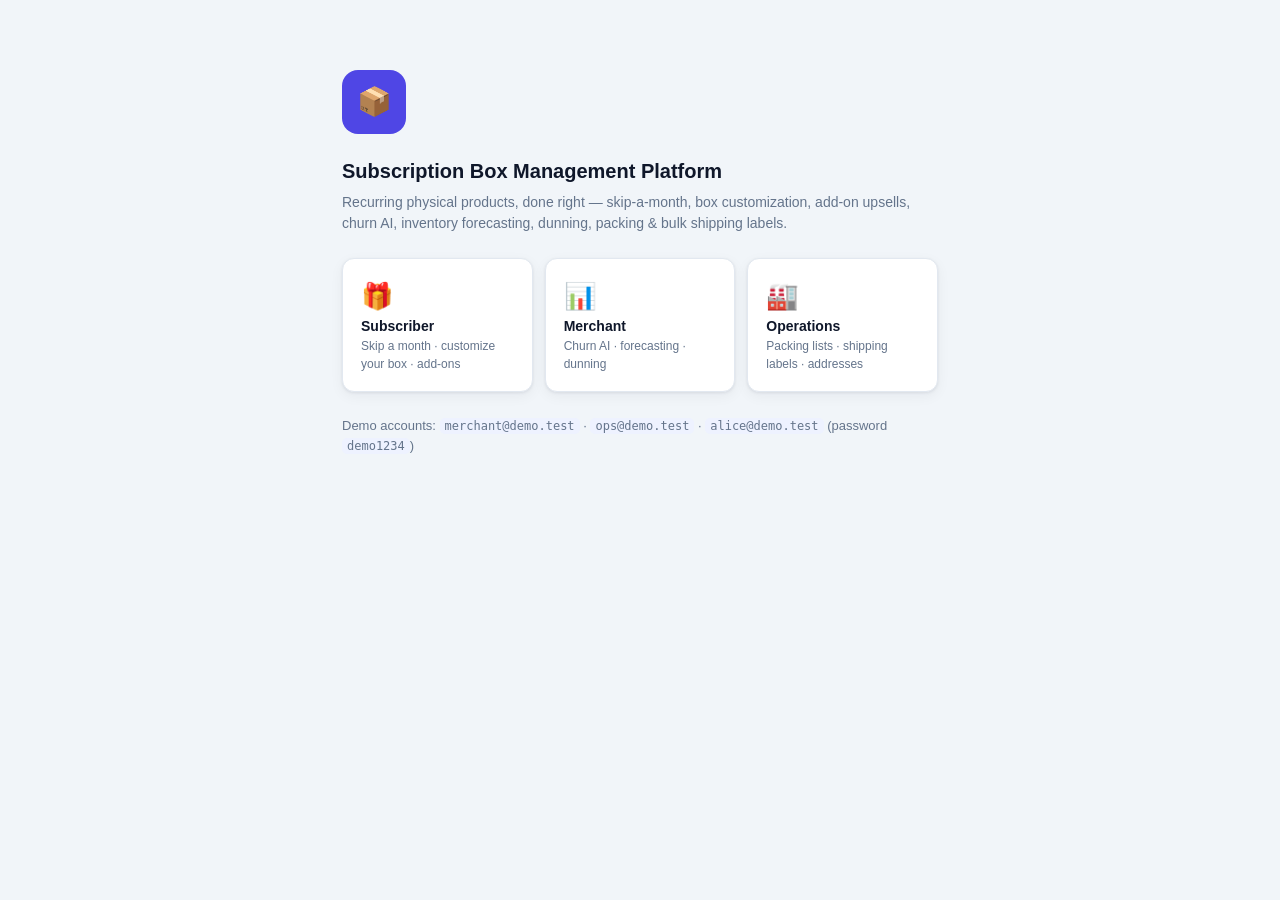
<file: index.html>
<!DOCTYPE html>
<html lang="en">
<head>
<meta charset="UTF-8">
<meta name="viewport" content="width=device-width, initial-scale=1">
<title>Studio Pro Subscription Box Platform</title>
<!-- BUMP ?v=... on every deploy: Hostinger serves assets with 7-day cache -->
<link rel="stylesheet" href="assets/css/app.css?v=20260927">
</head>
<body>
<div class="landing">
  <div class="logo-lg">📦</div>
  <h1>Subscription Box Management Platform</h1>
  <p class="muted" style="margin-top:6px">Recurring physical products, done right — skip-a-month, box customization, add-on upsells, churn AI, inventory forecasting, dunning, packing & bulk shipping labels.</p>

  <div class="role-grid">
    <div class="role-card" data-role="subscriber"><div class="emoji">🎁</div><h3>Subscriber</h3><p class="muted" style="font-size:12px">Skip a month · customize your box · add-ons</p></div>
    <div class="role-card" data-role="merchant"><div class="emoji">📊</div><h3>Merchant</h3><p class="muted" style="font-size:12px">Churn AI · forecasting · dunning</p></div>
    <div class="role-card" data-role="ops"><div class="emoji">🏭</div><h3>Operations</h3><p class="muted" style="font-size:12px">Packing lists · shipping labels · addresses</p></div>
  </div>

  <p class="muted" style="font-size:13px">Demo accounts: <code>merchant@demo.test</code> · <code>ops@demo.test</code> · <code>alice@demo.test</code> (password <code>demo1234</code>)</p>
</div>

<div class="modal-backdrop" id="auth-modal" style="display:none">
  <div class="modal">
    <h2 id="auth-title">Log in</h2>
    <form id="auth-form">
      <div class="field" id="name-field" style="display:none"><label>Full name</label><input name="name" autocomplete="name"></div>
      <div class="field"><label>Email</label><input name="email" type="email" required autocomplete="email" placeholder="you@example.com"></div>
      <div class="field"><label>Password</label><input name="password" type="password" required minlength="6" autocomplete="current-password"></div>
      <div class="field" id="role-field" style="display:none">
        <label>I am a…</label>
        <select name="role">
          <option value="subscriber">Subscriber</option>
          <option value="merchant">Merchant</option>
          <option value="ops">Operations</option>
        </select>
      </div>
      <div class="inline">
        <button class="btn btn-primary" type="submit" id="auth-submit">Log in</button>
        <button class="btn btn-ghost" type="button" id="switch-mode">New here? Register</button>
        <button class="btn btn-ghost" type="button" id="close-modal">Close</button>
      </div>
      <div id="auth-msg" class="note" style="display:none"></div>
    </form>
  </div>
</div>

<script src="assets/js/common.js?v=20260927"></script>
<script>
(function () {
  const { $, $$, api, toast, setAuth, getUser } = window.SP;
  let mode = 'login';
  let pendingRole = 'subscriber';

  $$('.role-card').forEach(card => card.addEventListener('click', () => openAuth(card.dataset.role)));
  $('#close-modal').addEventListener('click', () => $('#auth-modal').style.display = 'none');
  $('#switch-mode').addEventListener('click', () => {
    mode = mode === 'login' ? 'register' : 'login';
    $('#auth-title').textContent = mode === 'login' ? 'Log in' : 'Create account';
    $('#auth-submit').textContent = mode === 'login' ? 'Log in' : 'Register';
    $('#name-field').style.display = mode === 'register' ? '' : 'none';
    $('#role-field').style.display = (mode === 'register') ? '' : 'none';
    $('#auth-msg').style.display = 'none';
  });

  function openAuth(role) {
    pendingRole = role;
    if ($('#role-field').style.display && $('#auth-form').role) $('#role-field').querySelector('select').value = role;
    $('#auth-msg').style.display = 'none';
    $('#auth-modal').style.display = 'grid';
  }

  $('#auth-form').addEventListener('submit', async (e) => {
    e.preventDefault();
    const f = new FormData(e.target);
    const body = { email: f.get('email').trim(), password: f.get('password') };
    const msg = $('#auth-msg');
    try {
      let data;
      if (mode === 'login') {
        data = await api('auth.php?action=login', { method: 'POST', body });
      } else {
        body.name = f.get('name').trim();
        body.role = f.get('role') || 'subscriber';
        body.phone = '';
        data = await api('auth.php?action=register', { method: 'POST', body });
      }
      setAuth(data.token, data.user);
      toast('Welcome, ' + data.user.name + '!', 'ok');
      window.location.href = data.user.role === 'merchant' ? 'merchant/dashboard.html'
        : data.user.role === 'ops' ? 'ops/warehouse.html' : 'subscriber/portal.html';
    } catch (err) {
      msg.style.display = '';
      msg.textContent = err.message;
      msg.className = 'note warn';
    }
  });

  if (getUser()) {
    const u = JSON.parse(localStorage.getItem('sp_user') || 'null');
    if (u) window.location.href = u.role === 'merchant' ? 'merchant/dashboard.html' : u.role === 'ops' ? 'ops/warehouse.html' : 'subscriber/portal.html';
  }
})();
</script>
</body>
</html>
</file>
<file: assets/css/app.css>
/* Studio Pro Subscription Box — shared UI */
:root {
  --bg: #f1f5f9; --card: #ffffff; --line: #e2e8f0;
  --ink: #0f172a; --muted: #64748b;
  --brand: #4f46e5; --brand-dark: #4338ca; --brand-soft: #eef2ff;
  --danger: #dc2626; --danger-soft: #fef2f2;
  --ok: #16a34a; --ok-soft: #f0fdf4;
  --warn: #d97706; --warn-soft: #fffbeb;
  --radius: 12px; --shadow: 0 1px 3px rgba(15,23,42,.08), 0 4px 14px rgba(15,23,42,.05);
}
* { box-sizing: border-box; margin: 0; padding: 0; }
html, body { height: 100%; }
body { font: 14px/1.5 -apple-system, BlinkMacSystemFont, "Segoe UI", Roboto, "Helvetica Neue", Arial, sans-serif; color: var(--ink); background: var(--bg); }
a { color: var(--brand); text-decoration: none; }
h1 { font-size: 20px; } h2 { font-size: 16px; } h3 { font-size: 14px; }
code { background: var(--brand-soft); padding: 1px 5px; border-radius: 5px; font-size: 12px; }

/* ---------- Layout ---------- */
.app { display: grid; grid-template-columns: 232px 1fr; min-height: 100vh; }
.sidebar { background: #0f172a; color: #cbd5e1; padding: 18px 12px; display: flex; flex-direction: column; gap: 4px; position: sticky; top: 0; height: 100vh; }
.brand { display: flex; align-items: center; gap: 10px; color: #fff; font-weight: 700; font-size: 15px; padding: 6px 10px 18px; }
.brand .logo { width: 30px; height: 30px; border-radius: 8px; background: var(--brand); display: grid; place-items: center; font-size: 15px; }
.sidebar .nav-item { display: flex; align-items: center; gap: 10px; padding: 9px 10px; border-radius: 8px; color: #cbd5e1; cursor: pointer; border: 0; background: none; font-size: 13.5px; width: 100%; text-align: left; }
.sidebar .nav-item:hover { background: #1e293b; color: #fff; }
.sidebar .nav-item.active { background: var(--brand); color: #fff; }
.sidebar .spacer { flex: 1; }
.user-chip { border-top: 1px solid #1e293b; padding: 12px 10px 4px; font-size: 12px; }
.user-chip b { color: #fff; display: block; font-size: 13px; }
.main { padding: 22px 26px 60px; max-width: 1180px; }
.page-head { display: flex; align-items: center; justify-content: space-between; gap: 12px; margin: 4px 0 18px; flex-wrap: wrap; }
.page-head .sub { color: var(--muted); font-size: 13px; margin-top: 2px; }

/* ---------- Cards / grids ---------- */
.card { background: var(--card); border: 1px solid var(--line); border-radius: var(--radius); box-shadow: var(--shadow); padding: 18px; margin-bottom: 16px; }
.card h2 { margin-bottom: 12px; }
.kpis { display: grid; grid-template-columns: repeat(auto-fit, minmax(170px, 1fr)); gap: 12px; margin-bottom: 16px; }
.kpi { background: var(--card); border: 1px solid var(--line); border-radius: var(--radius); box-shadow: var(--shadow); padding: 14px 16px; }
.kpi .label { color: var(--muted); font-size: 12px; text-transform: uppercase; letter-spacing: .4px; }
.kpi .value { font-size: 22px; font-weight: 700; margin-top: 4px; }
.kpi .hint { font-size: 11.5px; color: var(--muted); margin-top: 2px; }
.grid-2 { display: grid; grid-template-columns: 1fr 1fr; gap: 16px; }
@media (max-width: 860px) { .grid-2 { grid-template-columns: 1fr; } .app { grid-template-columns: 1fr; } .sidebar { position: static; height: auto; flex-direction: row; flex-wrap: wrap; align-items: center; } .sidebar .nav-item { width: auto; } .sidebar .spacer { display: none; } }

/* ---------- Tables ---------- */
table { width: 100%; border-collapse: collapse; font-size: 13px; }
th { text-align: left; color: var(--muted); font-weight: 600; font-size: 11.5px; text-transform: uppercase; letter-spacing: .4px; padding: 8px 10px; border-bottom: 1px solid var(--line); }
td { padding: 9px 10px; border-bottom: 1px solid var(--line); vertical-align: top; }
tr:hover td { background: #f8fafc; }
.table-wrap { overflow-x: auto; }
.empty { color: var(--muted); text-align: center; padding: 26px 0; font-size: 13px; }

/* ---------- Badges ---------- */
.badge { display: inline-block; padding: 2px 9px; border-radius: 999px; font-size: 11.5px; font-weight: 600; white-space: nowrap; }
.badge.ok { background: var(--ok-soft); color: var(--ok); }
.badge.warn { background: var(--warn-soft); color: var(--warn); }
.badge.danger { background: var(--danger-soft); color: var(--danger); }
.badge.brand { background: var(--brand-soft); color: var(--brand); }
.badge.muted { background: #f1f5f9; color: var(--muted); }
.risk-high { background: var(--danger-soft); color: var(--danger); }
.risk-medium { background: var(--warn-soft); color: var(--warn); }
.risk-low { background: var(--ok-soft); color: var(--ok); }

/* ---------- Buttons / forms ---------- */
.btn { display: inline-flex; align-items: center; gap: 6px; border: 1px solid var(--line); background: var(--card); color: var(--ink); padding: 8px 14px; border-radius: 9px; font-size: 13px; font-weight: 600; cursor: pointer; transition: .12s; }
.btn:hover { border-color: #cbd5e1; background: #f8fafc; }
.btn-primary { background: var(--brand); border-color: var(--brand); color: #fff; }
.btn-primary:hover { background: var(--brand-dark); border-color: var(--brand-dark); }
.btn-danger { background: var(--danger); border-color: var(--danger); color: #fff; }
.btn-danger:hover { opacity: .9; }
.btn-ghost { background: none; border-color: transparent; color: var(--brand); }
.btn-sm { padding: 4px 10px; font-size: 12px; border-radius: 7px; }
.btn:disabled { opacity: .5; cursor: not-allowed; }
.field { margin-bottom: 12px; }
.field label { display: block; font-size: 12px; font-weight: 600; color: var(--muted); margin-bottom: 5px; }
input, select, textarea { width: 100%; padding: 8px 11px; border: 1px solid var(--line); border-radius: 8px; font-size: 13.5px; background: #fff; color: var(--ink); }
input:focus, select:focus, textarea:focus { outline: 2px solid var(--brand-soft); border-color: var(--brand); }
.inline { display: flex; gap: 8px; align-items: center; flex-wrap: wrap; }

/* ---------- Modal / toast ---------- */
.modal-backdrop { position: fixed; inset: 0; background: rgba(15,23,42,.45); display: grid; place-items: center; z-index: 50; }
.modal { background: #fff; border-radius: 14px; padding: 22px; width: min(420px, 92vw); box-shadow: 0 20px 60px rgba(0,0,0,.25); }
.modal h2 { margin-bottom: 14px; }
.tabs { display: flex; gap: 6px; border-bottom: 1px solid var(--line); margin-bottom: 18px; overflow-x: auto; }
.tab { padding: 9px 14px; font-size: 13px; font-weight: 600; color: var(--muted); cursor: pointer; border: 0; background: none; border-bottom: 2px solid transparent; white-space: nowrap; }
.tab.active { color: var(--brand); border-bottom-color: var(--brand); }
.toast-wrap { position: fixed; bottom: 18px; right: 18px; display: flex; flex-direction: column; gap: 8px; z-index: 99; }
.toast { background: #0f172a; color: #fff; padding: 10px 16px; border-radius: 10px; font-size: 13px; box-shadow: var(--shadow); animation: rise .2s ease; max-width: 340px; }
.toast.err { background: var(--danger); }
.toast.ok { background: var(--ok); }
@keyframes rise { from { opacity: 0; transform: translateY(8px); } }

/* ---------- Misc ---------- */
.progress { display: flex; gap: 3px; align-items: flex-end; height: 90px; }
.progress .bar { flex: 1; background: var(--brand); border-radius: 4px 4px 0 0; min-height: 2px; }
.bar-label { font-size: 10.5px; color: var(--muted); text-align: center; margin-top: 4px; }
.shop-grid { display: grid; grid-template-columns: repeat(auto-fill, minmax(190px, 1fr)); gap: 12px; }
.shop-item { border: 1px solid var(--line); border-radius: var(--radius); padding: 14px; background: #fff; display: flex; flex-direction: column; gap: 6px; }
.shop-item .price { font-weight: 700; color: var(--brand); }
.muted { color: var(--muted); }
.mono { font-family: ui-monospace, SFMono-Regular, Menlo, monospace; font-size: 12px; }
.note { background: var(--brand-soft); color: var(--brand-dark); border-radius: 8px; padding: 8px 12px; font-size: 12.5px; margin: 8px 0; }
.note.warn { background: var(--warn-soft); color: var(--warn); }
.landing { max-width: 640px; margin: 0 auto; padding: 70px 22px; }
.landing .logo-lg { width: 64px; height: 64px; border-radius: 16px; background: var(--brand); color: #fff; display: grid; place-items: center; font-size: 28px; font-weight: 800; margin-bottom: 22px; }
.role-grid { display: grid; grid-template-columns: repeat(auto-fit, minmax(180px, 1fr)); gap: 12px; margin: 24px 0; }
.role-card { border: 1px solid var(--line); background: #fff; border-radius: var(--radius); padding: 18px; cursor: pointer; box-shadow: var(--shadow); transition: .12s; }
.role-card:hover { border-color: var(--brand); transform: translateY(-2px); }
.role-card .emoji { font-size: 26px; }
</file>
